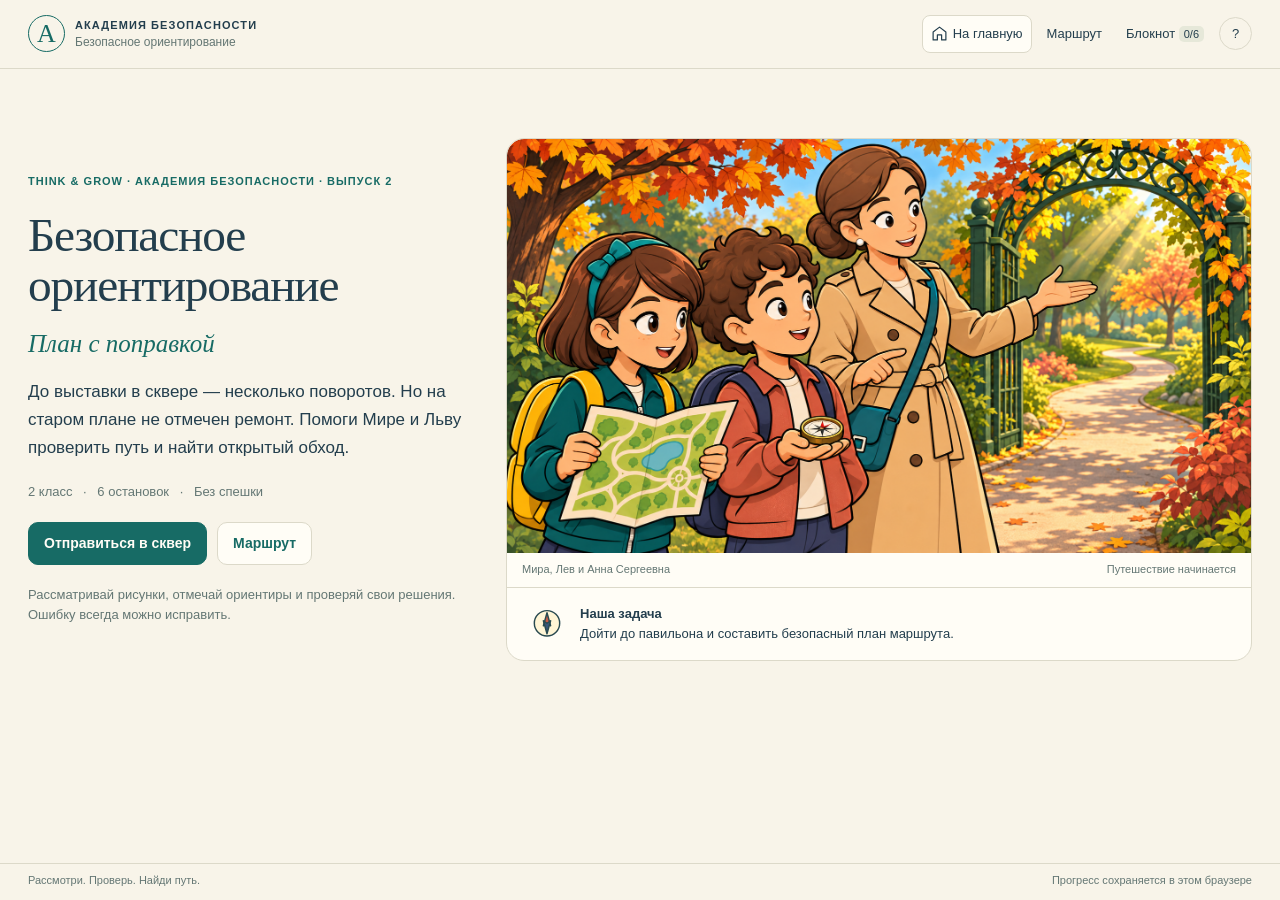
<file: index.html>
﻿<!doctype html>
<html lang="ru">
<head>
<meta charset="utf-8"><meta name="viewport" content="width=device-width,initial-scale=1">
<meta name="theme-color" content="#176b65"><meta name="description" content="План с поправкой — иллюстрированная игра Академии безопасности об ориентировании для 2 класса.">
<title>Академия безопасности · Безопасное ориентирование</title>
<link rel="stylesheet" href="files/style.css"><link rel="stylesheet" href="files/positions.css"><link rel="stylesheet" href="files/safety-cards.css">
<script defer src="files/elements.js"></script><script defer src="files/data.js"></script><script defer src="files/engine.js"></script><script defer src="files/safety-cards.js"></script><script defer src="files/app.js"></script>
</head>
<body>
<a class="skip-link" href="#main">К содержимому</a>
<header class="topbar"><button class="brand" data-action="home" aria-label="Академия безопасности — на главную"><span class="brand-symbol" aria-hidden="true">А</span><span><strong>АКАДЕМИЯ БЕЗОПАСНОСТИ</strong><small>Безопасное ориентирование</small></span></button><nav aria-label="Основная навигация"><button class="nav-home" data-action="home" aria-label="На главную"><svg viewBox="0 0 24 24" fill="none" stroke="currentColor" stroke-width="1.7" stroke-linecap="round" stroke-linejoin="round" aria-hidden="true"><path d="m3 10 9-7 9 7v11h-6v-7H9v7H3V10"/></svg><span>На главную</span></button><button data-action="map">Маршрут</button><button data-action="notebook">Блокнот <span id="note-count" class="counter">0/6</span></button><button class="icon-button" data-action="about" aria-label="Об игре">?</button></nav></header>
<main id="main" tabindex="-1"></main>
<footer class="footer"><span>Рассмотри. Проверь. Найди путь.</span><span id="save-status" role="status"></span></footer>
<dialog id="dialog" aria-labelledby="dialog-title"><div id="dialog-content"></div><button class="dialog-close" data-action="close-dialog" aria-label="Закрыть окно">×</button></dialog>
<noscript>Для работы игры включите JavaScript в браузере.</noscript>
</body></html>
</file>
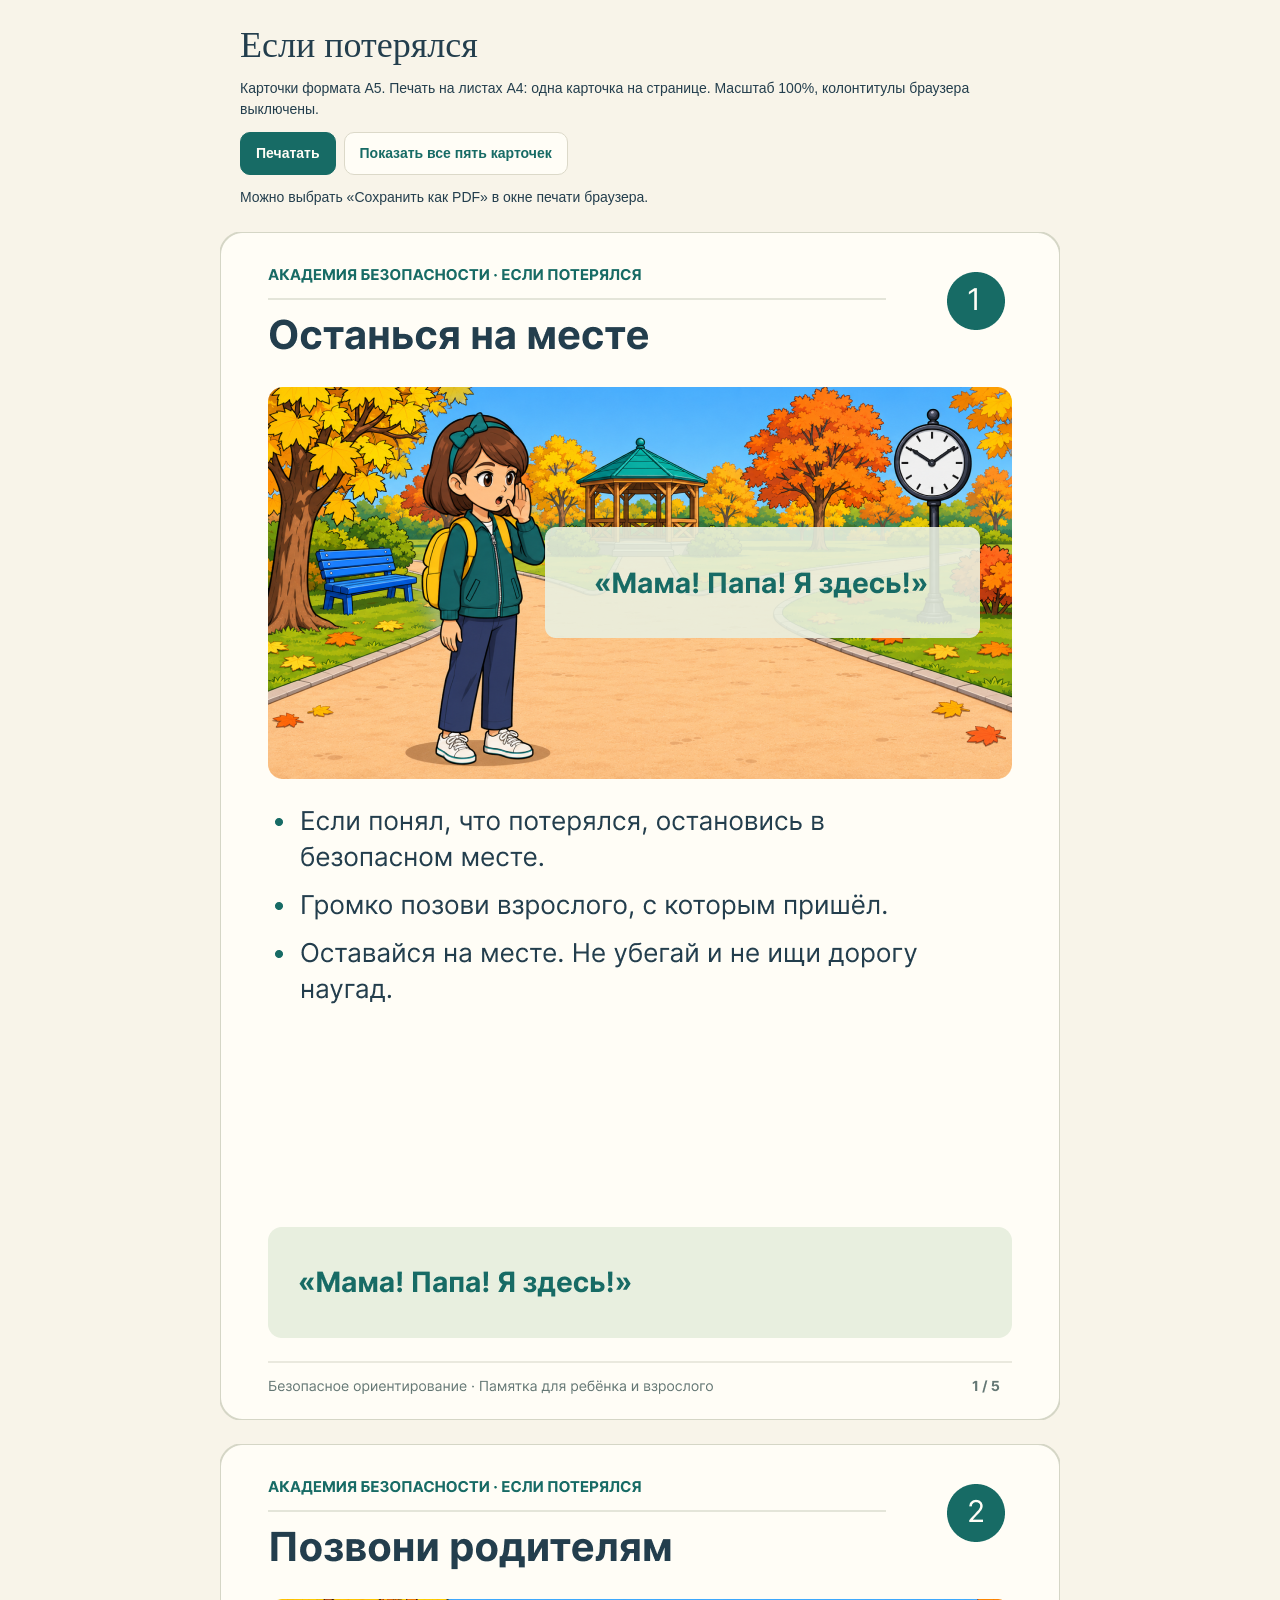
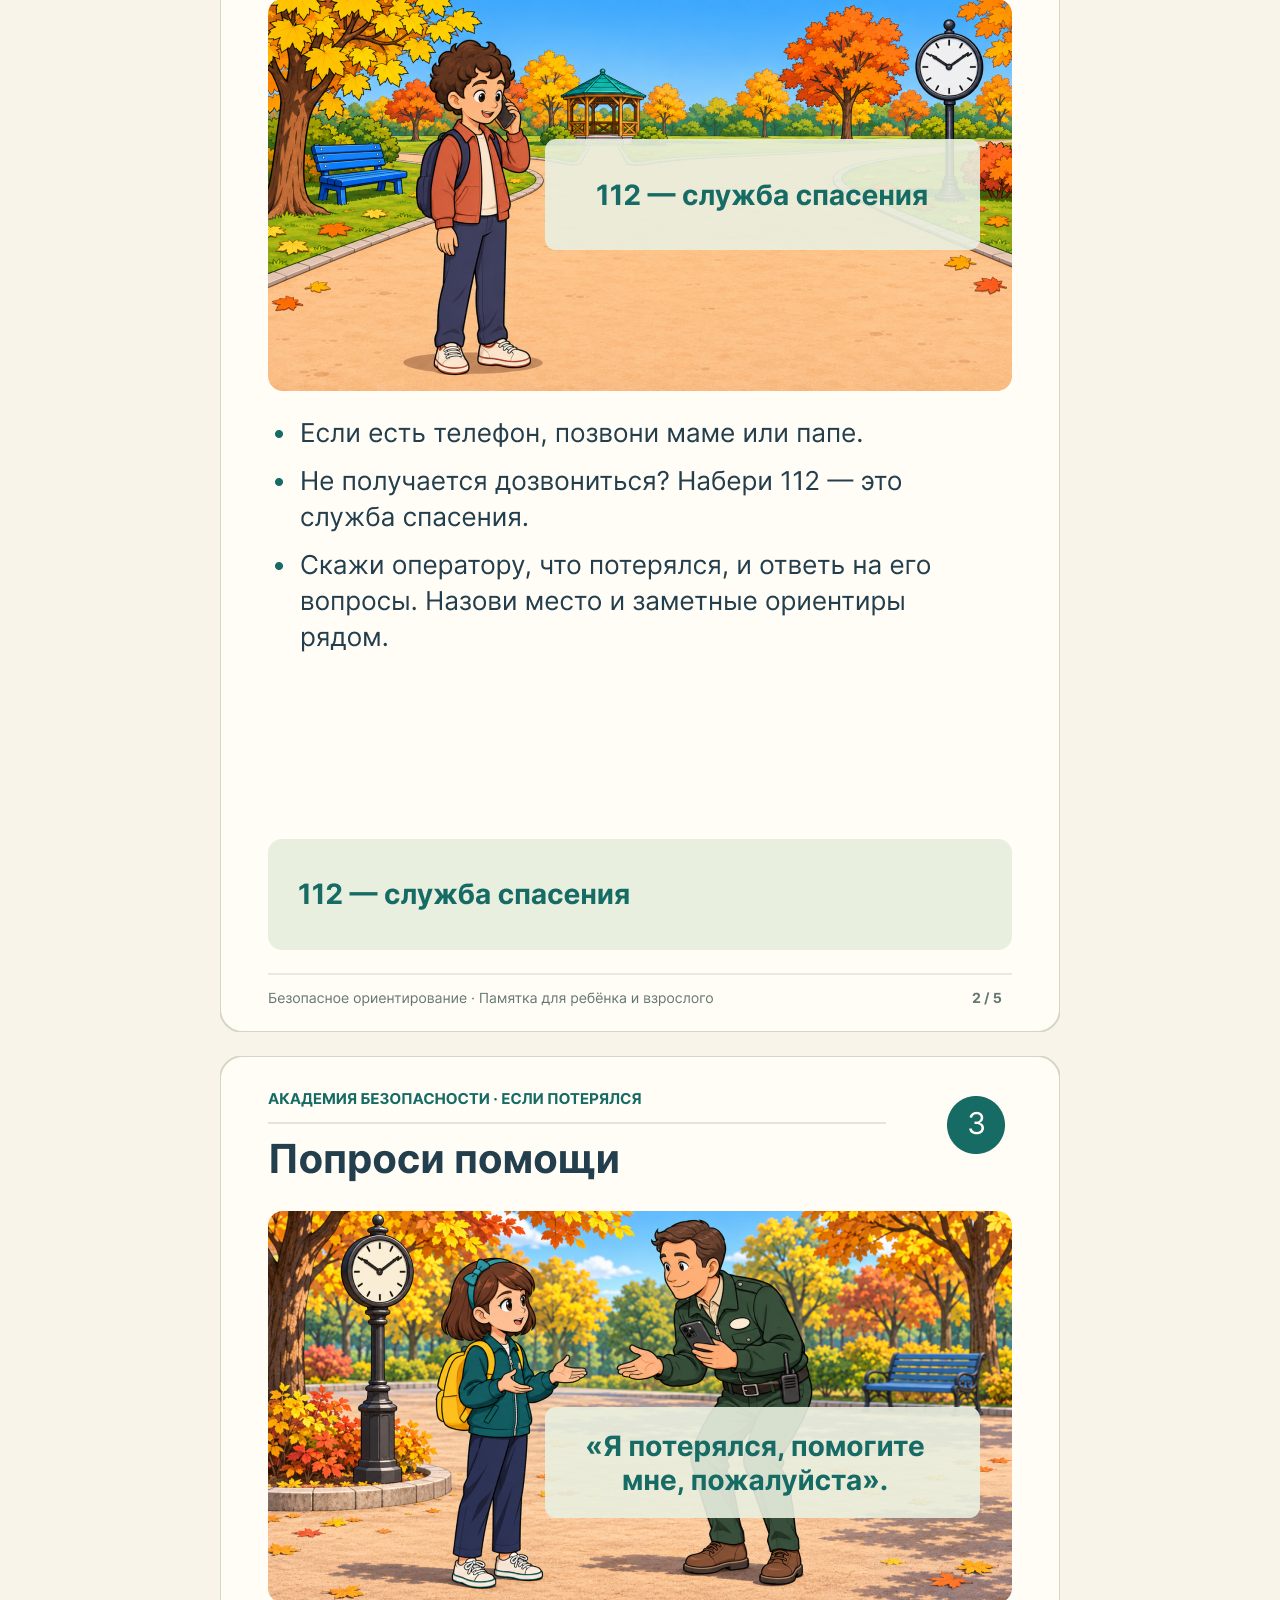
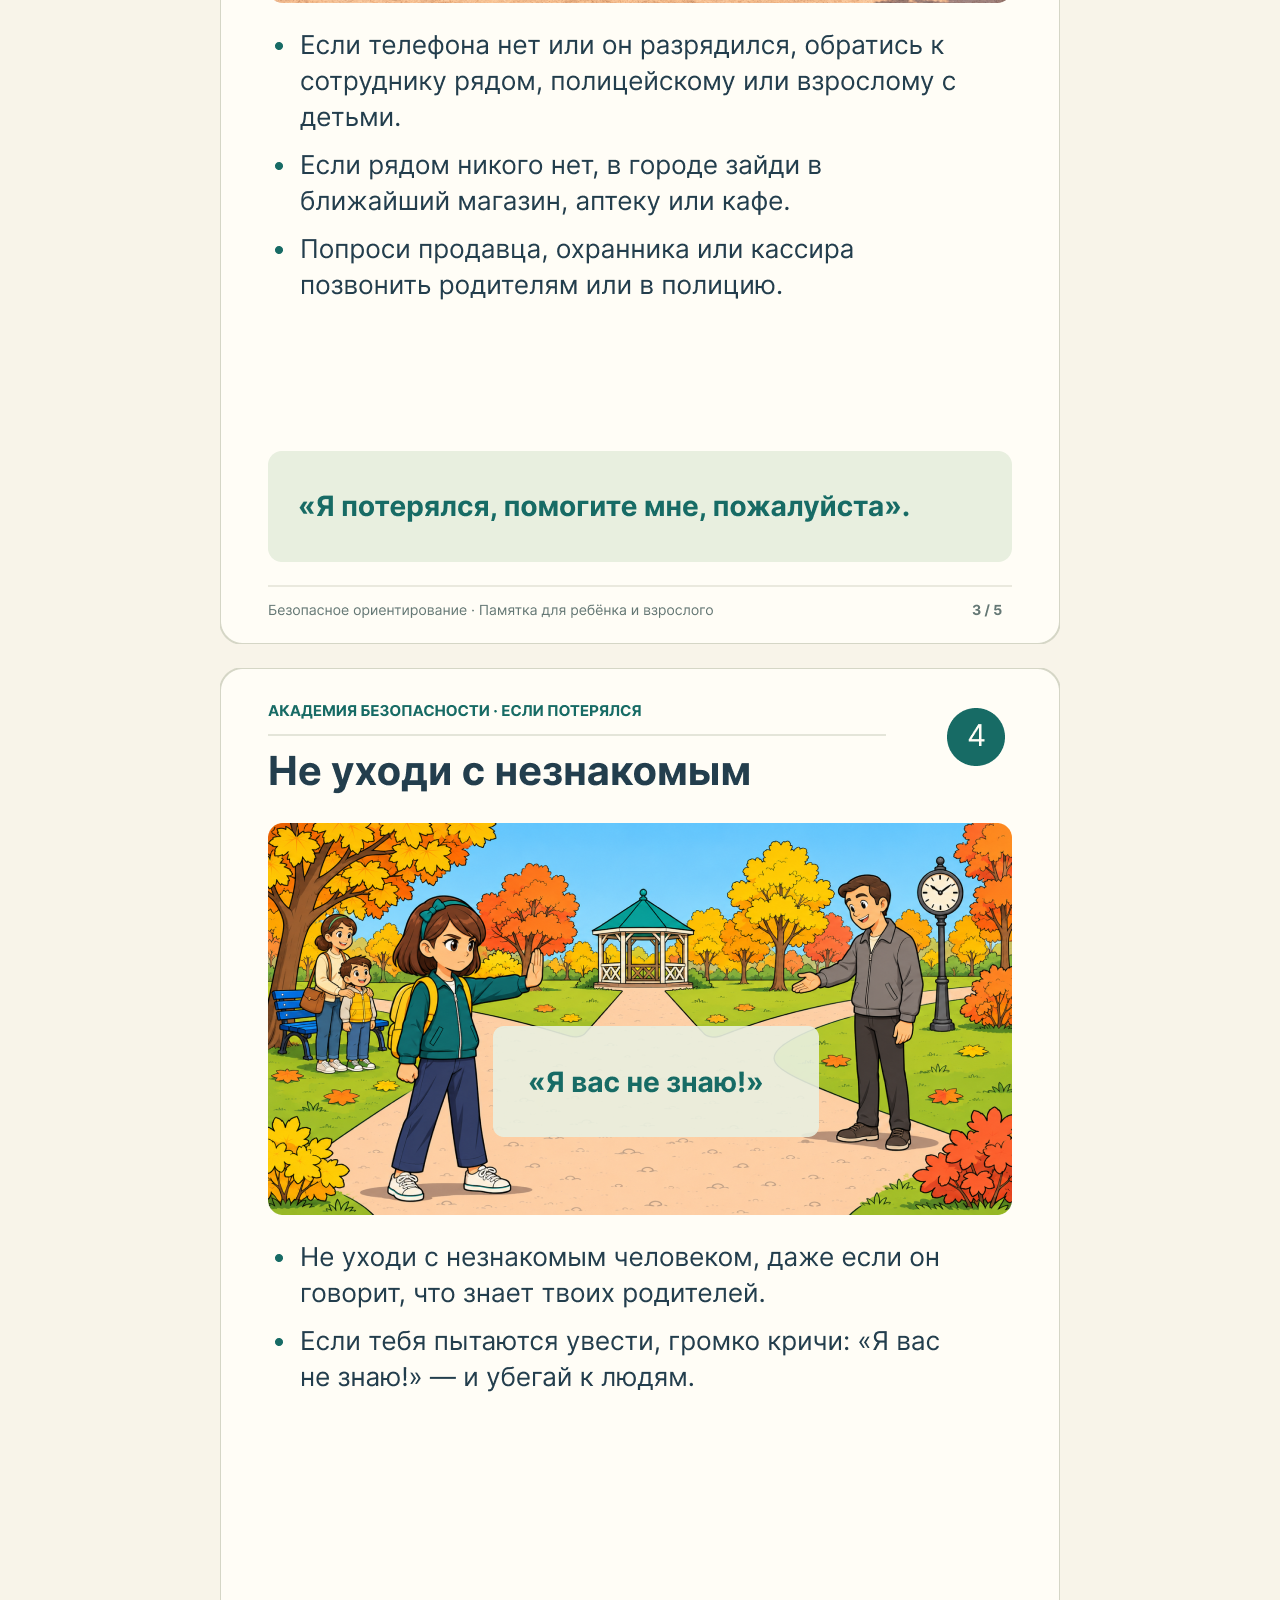
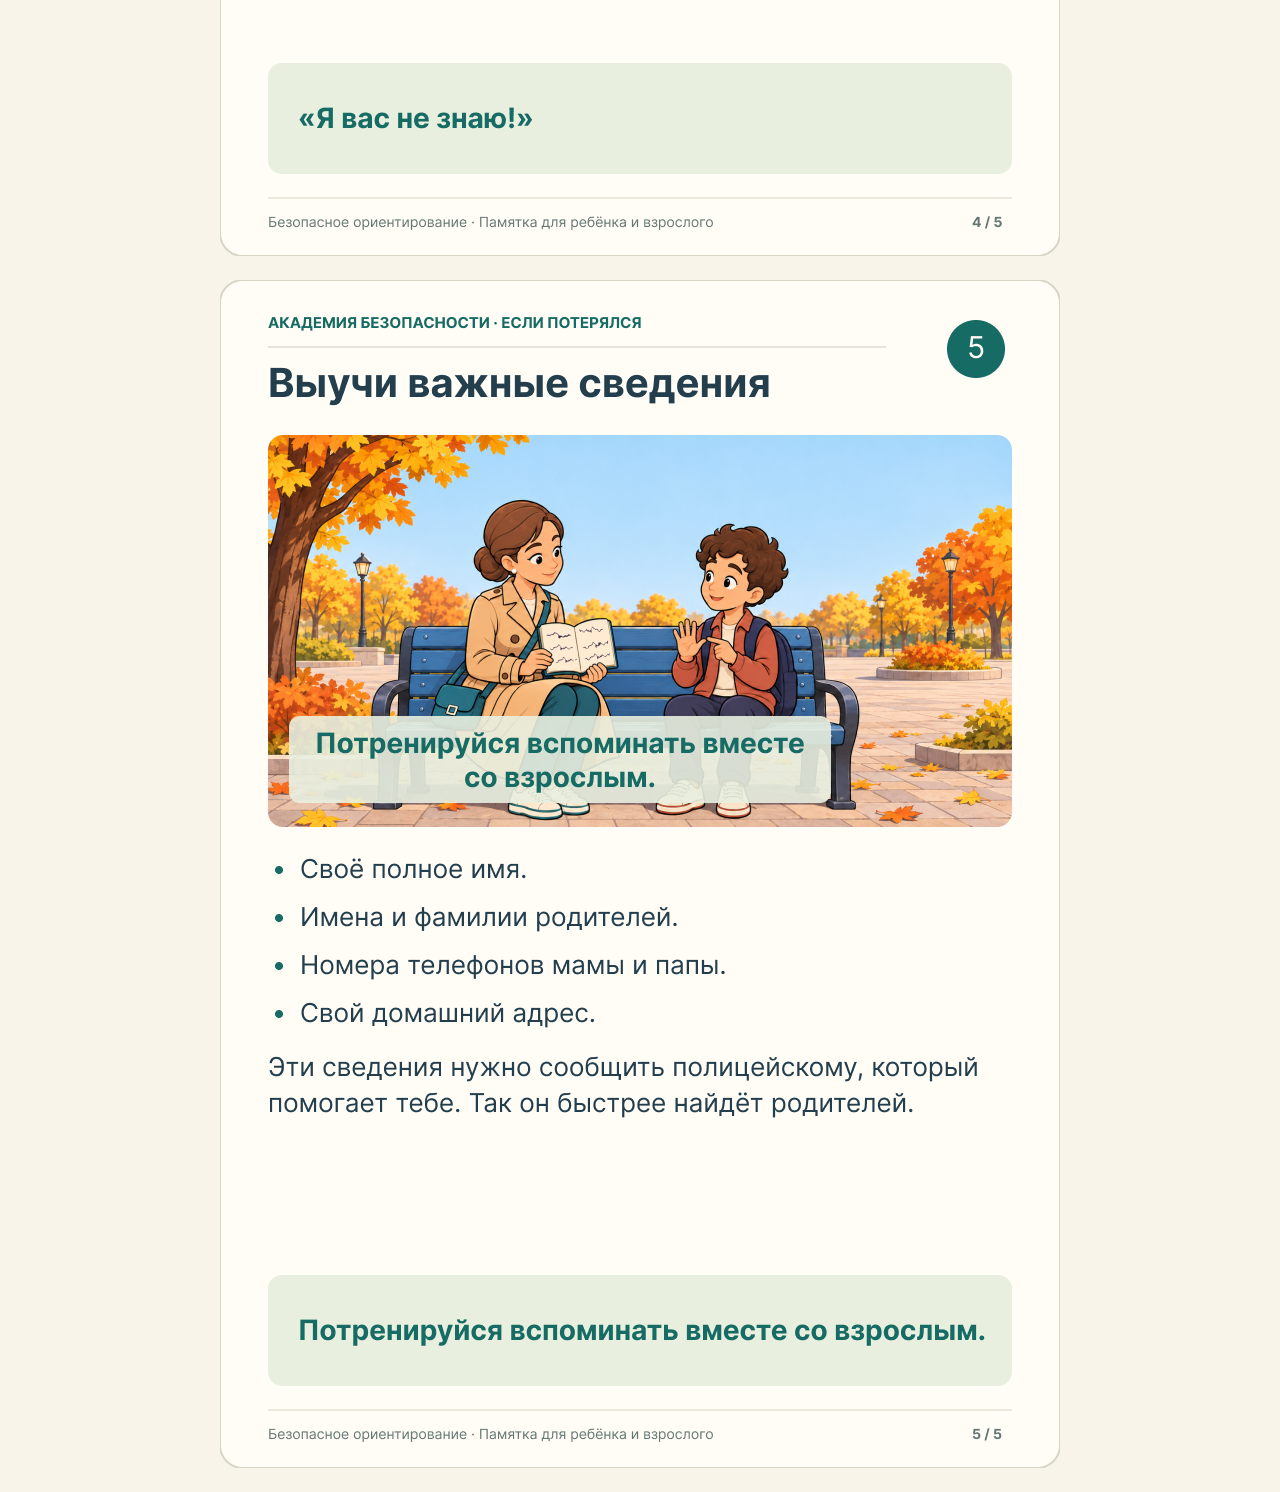
<file: files/safety-cards/print.html>
﻿<!doctype html><html lang="ru"><head><meta charset="utf-8"><meta name="viewport" content="width=device-width,initial-scale=1"><title>Если потерялся — карточки для печати</title><link rel="stylesheet" href="../style.css"><link rel="stylesheet" href="../safety-cards.css"><link rel="stylesheet" href="print.css"><script defer src="../safety-cards.js"></script><script defer src="print.js"></script></head><body class="memory-print-page"><header class="print-toolbar"><h1>Если потерялся</h1><p>Карточки формата А5. Печать на листах А4: одна карточка на странице. Масштаб 100%, колонтитулы браузера выключены.</p><button class="button primary" id="print-button">Печатать</button><a class="button" href="print.html">Показать все пять карточек</a><p>Можно выбрать «Сохранить как PDF» в окне печати браузера.</p></header><main class="print-sheet" id="print-cards"></main></body></html>
</file>
<file: files/style.css>
:root{--paper:#f8f4e9;--panel:#fffdf6;--ink:#233e4d;--muted:#647774;--teal:#176b65;--teal-soft:#e2ede4;--line:#dcd9c9;--serif:Georgia,'Times New Roman',serif}
*{box-sizing:border-box}body{margin:0;background:var(--paper);color:var(--ink);font:15px/1.5 'Segoe UI',Arial,sans-serif;min-height:100dvh;display:flex;flex-direction:column}button{font:inherit;color:inherit;cursor:pointer}button:disabled{cursor:default}button,a,[role=button]{-webkit-tap-highlight-color:transparent}button:focus-visible,a:focus-visible,[role=button]:focus-visible{outline:3px solid #d18b3e;outline-offset:3px}a{color:var(--teal)}h1,h2,h3,p{margin:0}button svg{vertical-align:middle}.skip-link{position:absolute;top:-100px;left:12px;z-index:20;background:var(--panel);padding:10px}.skip-link:focus{top:8px}.topbar{width:min(100%,1540px);margin:auto;padding:15px 28px;display:flex;align-items:center;justify-content:space-between;gap:16px;border-bottom:1px solid var(--line)}.brand{display:flex;align-items:center;gap:10px;text-align:left;background:none;border:0;padding:0}.brand-symbol{display:grid;place-items:center;width:37px;height:37px;border:1px solid var(--teal);border-radius:50%;font:26px var(--serif);color:var(--teal);flex-shrink:0}.brand strong{display:block;font-size:11px;letter-spacing:.1em}.brand small{display:block;color:var(--muted);font-size:12px}.topbar nav{display:flex;align-items:center;gap:6px}.topbar nav button{border:1px solid transparent;background:none;padding:8px;border-radius:8px;font-size:13px;white-space:nowrap}.topbar nav button:hover,.topbar nav [aria-current=page]{background:var(--teal-soft)}.topbar nav .nav-home{display:flex;align-items:center;gap:5px;border-color:var(--line);background:var(--panel)}.nav-home svg{width:17px;height:17px}.counter{background:#e6e8d9;border-radius:5px;padding:2px 5px;font-size:11px}.topbar nav .icon-button{border-color:var(--line);width:33px;height:33px;padding:0;border-radius:50%}main{width:min(100%,1540px);margin:0 auto;padding:24px 28px 18px;flex:1;outline:none;min-width:0}.footer{width:min(100%,1540px);margin:0 auto;padding:8px 28px 12px;display:flex;justify-content:space-between;gap:10px;border-top:1px solid var(--line);font-size:11px;color:var(--muted)}.eyebrow{font-size:11px;letter-spacing:.09em;text-transform:uppercase;font-weight:750;color:var(--teal)}.muted{color:var(--muted)}.small{font-size:13px;line-height:1.55}.button{border:1px solid var(--line);border-radius:10px;padding:10px 15px;background:var(--panel);color:var(--teal);display:inline-flex;align-items:center;justify-content:center;gap:7px;text-decoration:none;font-size:14px;font-weight:650;min-height:43px}.button:hover{border-color:var(--teal);background:#eef2e7}.button.primary{background:var(--teal);color:var(--panel);border-color:var(--teal)}.button.primary:hover{background:#11574f}.button:disabled{opacity:.4}.text-button{border:0;background:none;padding:8px 0;color:var(--teal);font-size:12px;text-decoration:underline;text-underline-offset:3px}.hero-actions,.panel-actions{display:flex;gap:10px;flex-wrap:wrap}.lead{font-size:17px;line-height:1.65}.home-layout{display:grid;grid-template-columns:minmax(300px,.76fr) minmax(0,1.3fr);gap:42px;align-items:center;margin:clamp(10px,5vh,50px) auto;max-width:1400px}.home-copy{display:flex;flex-direction:column;align-items:flex-start;gap:20px}.home-copy h1{font:clamp(37px,3.7vw,58px)/1.06 var(--serif);letter-spacing:-.025em}.episode{font:italic 25px var(--serif);color:var(--teal)}.home-meta{font-size:13px;color:var(--muted)}.home-meta span{padding:0 7px}.home-picture{min-width:0;border:1px solid var(--line);border-radius:18px;overflow:hidden;background:var(--panel)}.home-picture .scene{border-radius:17px 17px 0 0}.picture-foot{display:flex;justify-content:space-between;gap:12px;padding:9px 15px;font-size:11px;color:var(--muted)}.mission-strip{border-top:1px solid var(--line);display:flex;align-items:center;gap:12px;padding:15px 19px;font-size:13px}.mission-strip svg{flex-shrink:0}.scene{position:relative;width:100%;aspect-ratio:1681/936;isolation:isolate;overflow:hidden;background:#e7e8d8;container-type:inline-size}.backdrop{display:block;width:100%;height:100%;object-fit:contain}.scene.schematic{aspect-ratio:1.8;background:#fff9e9}.plan-svg{display:block;width:100%;height:100%}.scene-tag{position:absolute;top:10px;left:10px;max-width:85%;padding:5px 8px;border-radius:7px;background:#fff8e8ed;font-size:clamp(8px,1.4cqw,12px);color:#34564d;z-index:6}.cast{position:absolute;left:26%;bottom:2%;height:36%;display:flex;align-items:flex-end;z-index:3;pointer-events:none}.character{position:relative;height:100%;display:block;flex:none;aspect-ratio:2/3}.character img{width:100%;height:100%;object-fit:contain;display:block}.character.lev{aspect-ratio:1086/1448}.character.anna{height:125%;aspect-ratio:2/3}.talk-bubble{position:absolute;left:65%;top:0;width:clamp(23px,4cqw,44px);height:clamp(16px,2.7cqw,29px);display:flex;align-items:center;justify-content:center;gap:3px;border:1px solid #b6aa86;border-radius:50%;background:#fff9e8;z-index:5}.talk-bubble:after{content:'';position:absolute;bottom:-4px;left:21%;width:7px;height:7px;background:#fff9e8;transform:rotate(45deg);border-right:1px solid #b6aa86;border-bottom:1px solid #b6aa86}.talk-bubble i{width:4px;height:4px;border-radius:50%;background:#52756d;animation:speech 1.2s infinite}.talk-bubble i:nth-child(2){animation-delay:.2s}.talk-bubble i:nth-child(3){animation-delay:.4s}@keyframes speech{0%,60%,100%{opacity:.3}30%{opacity:1}}.object-hit{position:absolute;z-index:5;border:2px solid transparent;border-radius:14px;background:transparent;padding:0}.object-hit:hover,.object-hit:focus-visible,.object-hit.hinted{border-color:#fff5d0;background:#fff6cf24;box-shadow:0 0 0 3px #176b6570}.object-hit span{position:absolute;left:50%;bottom:0;transform:translate(-50%,50%);font-size:clamp(8px,1.6cqw,13px);padding:3px 7px;background:#fff9e9f5;border:1px solid #c4ba9a;border-radius:6px;white-space:nowrap}.help-desk{position:absolute;left:68%;bottom:18%;width:13%;height:49%;z-index:4;border:0;padding:0;background:transparent;color:var(--ink);text-align:center;overflow:visible}.staff-figure{position:relative;display:block;width:100%;height:100%;border-radius:12px}.staff-figure>img{display:block;width:100%;height:100%;object-fit:contain}.staff-figure .talk-bubble{left:58%;top:14%}.staff-sign{position:absolute;top:var(--staff-sign-top,20%);left:var(--staff-sign-left,85%);width:135%;height:auto;display:block;background:#fff8e7;border:1px solid #9b855b;border-radius:6px;padding:5px 3px;line-height:1.25;font-size:clamp(7px,1.35cqw,12px)}.staff-sign b,.staff-sign small{display:block}.staff-sign small{font-size:.8em;margin-top:2px}.help-desk:hover .staff-sign,.help-desk:focus-visible .staff-sign,.help-desk.inviting .staff-sign{border-color:var(--teal);box-shadow:0 0 0 3px #fff8}.help-desk.inviting .staff-figure{outline:2px dashed #176b6580;outline-offset:2px}.staff-reply{margin-top:10px;padding-top:9px;border-top:1px solid #afc9a4}.staff-reply>b{color:var(--teal)}.notice-plan{position:absolute;left:79%;top:41%;width:12.5%;height:13%;transform:rotate(-1deg);background:#fff9e9}.notice-plan svg{width:100%;height:100%}.map-point{cursor:pointer}.map-point:hover>circle:first-child,.map-point:focus>circle:first-child{fill:#f7dea1;stroke:#197566;stroke-width:5}.map-path{cursor:pointer}.map-path:hover path:last-child,.map-path:focus path:last-child{stroke-width:14}.sequence-count{position:absolute;top:12px;left:15px;padding:5px 9px;background:#fffdf4;border:1px solid var(--line);border-radius:7px;font-size:12px}.compass-board{position:relative;width:100%;height:100%}.compass-board>svg{width:100%;height:100%;display:block}.compass-point{position:absolute;transform:translate(-50%,-50%);border:2px solid #d1bc8b;border-radius:50%;background:#fffbef;width:9%;aspect-ratio:1;font-weight:700;font-size:clamp(13px,3.4cqw,29px);color:var(--teal)}.compass-point:hover{background:#e1ecda}.compass-point.correct{background:#c7e4b2}.back-lev{position:absolute;left:44.5%;top:22%;height:52%;aspect-ratio:.5;background-image:url(images/lev.png);background-size:300% 200%;background-position:0 0}.tools-scene,.map-choice{background:#f3edda;display:grid;align-items:center}.tool-cards,.picture-cards{display:flex;gap:14px;padding:28px;align-items:stretch}.tool-card,.picture-card{min-width:0;flex:1;border:1px solid #cdbf9c;border-radius:13px;background:#fffbef;display:flex;flex-direction:column;align-items:center;justify-content:center;gap:14px;padding:18px 10px}.tool-card:hover,.picture-card:hover{background:#e9efd9;border-color:var(--teal)}.tool-card>svg{max-width:70%;height:auto}.tool-card span,.picture-card span{font-size:clamp(10px,1.8cqw,16px);font-weight:650}.picture-cards{gap:10px;padding:20px}.picture-card{padding:8px 5px;gap:10px}.picture-card>svg,.picture-card>img{width:100%;height:auto;aspect-ratio:1.8;object-fit:contain;border-radius:5px}.game-shell{width:100%;max-width:1450px;margin:0 auto;--panel-width:365px;--gap:20px}.game-head{display:flex;justify-content:space-between;align-items:center;gap:12px}.scene-dots{display:flex;gap:6px}.scene-dots button{width:29px;height:29px;background:var(--panel);border:1px solid var(--line);border-radius:50%;font-size:12px}.scene-dots .done{background:var(--teal-soft)}.scene-dots .active{background:var(--teal);color:white;border-color:var(--teal)}.scene-topline{display:flex;align-items:center;justify-content:space-between;gap:12px;margin:10px 0 16px}.scene-topline h1{font:clamp(26px,2.8vw,40px)/1.15 var(--serif)}.scene-topline>span{color:var(--muted);font-size:12px;white-space:nowrap}.game-layout{display:grid;grid-template-columns:minmax(0,1fr) var(--panel-width);gap:var(--gap);align-items:start;container-type:inline-size}.scene-column{min-width:0}.scene-frame{border:1px solid var(--line);border-radius:14px;background:var(--panel);overflow:hidden}.scene-caption{padding:7px 11px;font-size:11px;color:var(--muted);border-top:1px solid var(--line);min-height:31px}.scene-tools{display:flex;gap:7px;flex-wrap:wrap;margin-top:9px}.scene-tools .button{min-height:32px;padding:5px 10px;font-size:12px}.question-panel{border:1px solid var(--line);border-radius:14px;background:var(--panel);padding:19px;display:flex;flex-direction:column;gap:12px;height:calc((100cqw - var(--panel-width) - var(--gap) - 2px)/1.8);overflow:auto;scrollbar-width:thin;scrollbar-color:#b1bb9c transparent}.speaker{font-size:11px;letter-spacing:.06em;text-transform:uppercase;font-weight:750;color:var(--teal)}.speaker:before{content:'●';color:#bd9a4b;margin-right:7px}.question-panel h2{font:24px/1.22 var(--serif)}.intro-copy{font-size:16px;line-height:1.65}.summary-copy{font-size:19px;line-height:1.6}.question-panel>.button{align-self:flex-start;flex:none}.options{display:flex;flex-direction:column;gap:8px}.option{display:flex;align-items:center;gap:10px;border:1px solid var(--line);background:#fffdf6;border-radius:9px;padding:9px 11px;text-align:left;font-size:14px;line-height:1.4;min-height:44px}.option:hover:not(:disabled){border-color:var(--teal);background:#edf2e6}.option-marker{display:grid;place-items:center;border:1px solid #cad1be;width:24px;height:24px;border-radius:50%;flex-shrink:0;font-size:11px;color:var(--teal)}.option.wrong{border-color:#bb8a5d;background:#fff1db}.option.correct,.option.checked{border-color:#559a74;background:#e6f0df}.option.correct .option-marker,.option.checked .option-marker{background:var(--teal);color:white}.option:disabled{color:var(--ink)}.feedback{padding:11px 12px;border-radius:9px;font-size:13px;line-height:1.55}.feedback b{font-size:12px}.feedback p{margin-top:5px}.feedback.good{background:#e9f1e2;border:1px solid #b5d1ac}.feedback.retry{background:#fff1d9;border:1px solid #dbbd87}.hint-copy{font-size:13px;color:var(--teal);border-left:3px solid #bfa45c;padding-left:10px}.legend-chip{display:flex;align-items:center;gap:8px;background:#f2eddd;border-radius:8px;padding:3px 8px;font-size:12px}.legend-chip svg{flex-shrink:0}.sequence-progress{font-size:12px;color:var(--teal)}.view-tabs,.scene-brief{display:none}.collection{max-width:1330px;margin:0 auto}.collection-head{margin:8px 0 24px}.collection-head h1{font:38px var(--serif);margin:7px 0}.collection-head>p:last-child{color:var(--muted);font-size:14px}.cards{display:grid;grid-template-columns:repeat(3,minmax(0,1fr));gap:18px}.route-card{border:1px solid var(--line);border-radius:13px;overflow:hidden;background:var(--panel);display:flex;flex-direction:column;min-width:0}.route-card>img{display:block;width:100%;aspect-ratio:1.8;object-fit:contain}.card-body{padding:15px;display:flex;flex-direction:column;gap:10px;align-items:flex-start;flex:1}.card-body h2{font:24px var(--serif)}.card-body p{font-size:14px;flex:1}.card-body .button{font-size:12px;min-height:35px;padding:7px 11px}.notes .route-card{display:grid;grid-template-columns:110px 1fr}.notes .route-card>img{height:100%;object-fit:cover;aspect-ratio:auto}.notes{grid-template-columns:repeat(2,minmax(0,1fr))}.notes .card-body h2{font-size:21px}.notes .card-body p{font-size:14px}.pager{display:flex;align-items:center;gap:14px;margin-top:15px;padding-top:14px;border-top:1px solid var(--line);font-size:13px}.pager .button{min-height:35px;padding:6px 11px}.notebook-extra{margin-top:20px;padding:15px;display:flex;align-items:center;gap:13px;border:1px solid var(--line);border-radius:12px;font-size:13px}.notebook-extra svg{flex-shrink:0}.notebook-extra .button{margin-left:auto}.ending{display:grid;grid-template-columns:.8fr 1.2fr;gap:35px;align-items:center;margin:40px auto}.ending h1{font:45px/1.1 var(--serif);margin:15px 0 24px}.ending .hero-actions{margin-top:24px}dialog{border:1px solid var(--line);border-radius:17px;background:var(--panel);color:var(--ink);padding:26px;max-width:760px;width:calc(100% - 32px);max-height:88dvh;overflow:auto;box-shadow:0 15px 60px #1b353738}dialog::backdrop{background:#243e4d88;backdrop-filter:blur(3px)}dialog h2{font:30px var(--serif);margin:0 30px 20px 0}dialog p{margin:12px 0;font-size:15px;line-height:1.65}.dialog-close{position:absolute;top:8px;right:12px;width:34px;height:34px;border:0;border-radius:50%;background:#eee9da;font-size:24px}.dialog-image{width:100%;height:auto;border-radius:10px}.note-text{font-size:19px!important}.solar-pair{display:grid;grid-template-columns:1fr 1fr;gap:14px}.solar-pair figure{margin:0}.solar-pair img{width:100%;height:auto;border-radius:8px}.solar-pair figcaption{font-size:13px;margin-top:5px}
@media(min-width:1100px) and (min-height:740px){.game-shell{max-width:min(1450px,calc((100dvh - 255px)*1.8 + 385px))}.question-panel h2{font-size:clamp(20px,1.8vw,26px)}}
@media(max-width:1099px),(max-height:739px){.game-shell{max-width:min(100%,calc((100dvh - 235px)*1.8));min-width:min(100%,290px);margin-left:0}.game-layout{display:block}.game-shell .view-tabs{display:grid;grid-template-columns:1fr 1fr;gap:7px;margin-bottom:10px;width:100%}.view-tabs button{border:1px solid var(--line);border-radius:9px;background:var(--panel);padding:9px 5px;font-size:13px}.view-tabs [aria-pressed=true]{background:var(--teal);color:white;border-color:var(--teal)}.game-shell[data-panel=scene] .question-panel{display:none}.game-shell[data-panel=question] .scene-column{display:none}.game-shell[data-panel=scene] .scene-brief{display:block;font-size:14px;line-height:1.45;margin:0 0 10px}.question-panel{height:auto;min-height:250px;overflow:visible;padding:19px}.question-panel h2{font-size:25px}.game-shell[data-panel=question] .question-panel:after{content:'Переключись на «Рассмотреть», чтобы вернуться к рисунку.';font-size:11px;color:var(--muted)}.home-layout{gap:25px}.home-copy{gap:15px}.home-copy h1{font-size:40px}.home-copy .lead{font-size:15px}.cards{grid-template-columns:repeat(2,minmax(0,1fr))}.notes{grid-template-columns:repeat(2,minmax(0,1fr))}.scene-topline h1{font-size:30px}.scene-topline{margin-bottom:12px}.game-head .eyebrow{font-size:10px}}
@media(max-width:800px){.topbar{padding:12px 18px;gap:10px}.topbar nav{gap:2px}.topbar nav button{padding:7px;font-size:12px}.home-layout,.ending{grid-template-columns:1fr;max-width:650px;margin:10px auto;gap:25px}.home-copy h1{font-size:44px}.home-copy h1 br{display:none}.home-copy .lead{font-size:16px}.home-copy{gap:16px}.home-picture{width:100%}.home-meta{font-size:12px}.home-copy .small{font-size:12px}.game-shell{max-width:100%}main{padding:20px 18px 16px}.notes{grid-template-columns:1fr}.ending h1{font-size:39px}.footer{padding:8px 18px 12px;font-size:10px}}
@media(max-width:599px){.topbar{padding:9px 12px;gap:6px;align-items:center}.brand-symbol{display:none}.brand strong{font-size:8px;max-width:125px;letter-spacing:.06em}.brand small{font-size:9px;max-width:126px}.topbar nav button{font-size:11px;padding:6px 5px}.topbar nav .nav-home{padding:6px;min-width:29px}.nav-home span{display:none}.topbar nav .icon-button{width:27px;height:27px}.counter{font-size:9px;padding:1px 3px}main{padding:17px 12px 15px}.home-copy h1{font-size:39px}.home-copy .eyebrow{font-size:9px}.home-layout{gap:22px}.episode{font-size:24px}.lead{font-size:16px}.button{font-size:13px;padding:9px 12px}.home-copy .small{font-size:12px}.picture-foot{font-size:9px;padding:7px 10px}.mission-strip{padding:11px;font-size:12px}.game-head{gap:6px}.scene-dots{gap:4px}.scene-dots button{width:25px;height:25px;font-size:10px}.game-head .eyebrow{font-size:9px;letter-spacing:.02em}.scene-topline{margin:11px 0;align-items:flex-start}.scene-topline h1{font-size:27px}.scene-topline>span{font-size:10px;max-width:90px;white-space:normal;text-align:right;padding-top:5px}.question-panel{padding:16px;gap:12px}.question-panel h2{font-size:25px}.option{padding:10px 9px;font-size:14px}.scene-caption{font-size:10px;padding:6px 8px;min-height:28px}.scene-tools{gap:6px}.scene-tools .button{font-size:10px;min-height:31px;padding:5px 8px}.game-shell .scene-brief{font-size:13px}.tool-cards,.picture-cards{gap:6px;padding:12px}.tool-card{padding:7px;gap:4px}.tool-card>svg{width:70px;height:70px}.picture-card{gap:4px;padding:4px}.picture-card span{font-size:10px}.collection-head{margin-bottom:18px}.collection-head h1{font-size:31px}.cards{grid-template-columns:1fr;gap:13px}.route-card{display:grid;grid-template-columns:105px 1fr}.route-card>img{height:100%;object-fit:cover;aspect-ratio:auto}.card-body{padding:12px;gap:7px}.card-body h2{font-size:23px}.card-body p{font-size:13px}.notes .route-card{grid-template-columns:85px 1fr}.notes .card-body p{font-size:13px}.notebook-extra{align-items:flex-start;flex-wrap:wrap;padding:12px;gap:9px}.notebook-extra>p{flex:1}.notebook-extra>.button{margin-left:50px}.footer{flex-direction:column;gap:3px;padding:8px 12px}.solar-pair{grid-template-columns:1fr}dialog{padding:20px;width:calc(100% - 22px)}dialog h2{font-size:27px}.summary-copy{font-size:18px}.intro-copy{font-size:15px}.ending h1{font-size:35px}}
@media(max-width:359px){.brand strong{font-size:7px;max-width:94px}.brand small{font-size:8px;max-width:94px}.topbar nav{gap:0}.topbar nav button{font-size:10px;padding:6px 4px}.topbar{padding:8px}.counter{font-size:8px}.home-copy h1{font-size:34px}.scene-topline h1{font-size:24px}.scene-dots{gap:3px}.scene-dots button{width:23px;height:23px}.game-head .eyebrow{font-size:8px}.question-panel h2{font-size:23px}.route-card{grid-template-columns:80px 1fr}}
@media(max-height:500px) and (min-width:600px){.topbar{padding-top:8px;padding-bottom:8px}.home-layout{grid-template-columns:.9fr 1.1fr;margin:0;gap:22px}.home-copy h1{font-size:30px}.home-copy{gap:9px}.home-copy .lead{font-size:13px}.home-meta{font-size:11px}.home-copy .small{font-size:11px}.home-picture .mission-strip{display:none}.episode{font-size:21px}main{padding-top:12px}.game-shell{max-width:min(100%,580px)}.scene-topline{margin:7px 0}.scene-topline h1{font-size:26px}.question-panel{min-height:200px}.collection-head h1{font-size:28px}.collection-head{margin-bottom:12px}.cards{grid-template-columns:repeat(3,minmax(0,1fr));gap:10px}.card-body{padding:9px;gap:6px}.card-body h2{font-size:19px}.card-body p{font-size:12px}.card-body .eyebrow{font-size:9px}.notes{grid-template-columns:repeat(2,minmax(0,1fr))}}
@media(prefers-reduced-motion:reduce){*,*:before,*:after{animation:none!important;scroll-behavior:auto!important}}
/* Портрет говорящего у заданий со схемой: индикатор привязан к голове героя. */
.speaker{display:flex;align-items:center;gap:8px;min-height:17px}.speaker-portrait{position:relative;display:inline-block;width:33px;height:39px;flex:none}.speaker-portrait>img{position:absolute;top:0;left:0;width:33px;height:auto;clip-path:inset(0 0 60% 0)}.speaker-portrait .talk-bubble{left:23px;top:-7px;width:23px;height:16px;gap:2px}.speaker-portrait .talk-bubble i{width:3px;height:3px}

/* Будущие события скрыты до открытия остановки. */
.locked-preview{width:100%;aspect-ratio:1.8;display:flex;flex-direction:column;align-items:center;justify-content:center;gap:12px;background:#eeedde;color:#8b967b;font-size:13px}.locked-preview svg{width:52px;height:52px}.route-card.locked .card-body{color:var(--muted)}.scene-dots button:disabled{background:#eeedde;color:#9a9e8b;cursor:default}.notes .locked-preview{height:100%;aspect-ratio:auto;font-size:10px}.notes .locked-preview svg{width:34px;height:34px}
@media(max-width:599px){.locked-preview{height:100%;aspect-ratio:auto;font-size:10px;gap:8px}.locked-preview svg{width:34px;height:34px}}
</file>
<file: files/positions.css>
﻿/* Настройки расстановки. left — вправо, bottom — вверх; height — рост относительно сцены.
   Меняйте правило конкретной сцены, чтобы не сдвигать героев в остальных местах. */
.cast-school{left:29%;bottom:1%;height:38%}
/* До перехода команда стоит на ближнем тротуаре, после него — внутри сквера. */
.cast-entrance{left:13%;bottom:0%;height:34%}
.cast-fork{left:28%;bottom:1%;height:35%}
.cast-detour{left:29%;bottom:0%;height:34%}
.cast-where{left:29%;bottom:0%;height:35%}
.cast-pavilion{left:32%;bottom:0%;height:34%}
.home-cast{left:30%;bottom:0%;height:40%}
.character.mira .talk-bubble{left:65%;top:0%}
.character.lev .talk-bubble{left:66%;top:0%}
.character.anna .talk-bubble{left:69%;top:1%}

/* Табличка пункта помощи справа от сотрудника, возле плеча.
   top — вниз, left — вправо относительно рамки сотрудника. */
.scene-where .help-desk{--staff-sign-top:20%;--staff-sign-left:85%}
</file>
<file: files/safety-cards.css>
﻿/* Памятка перестраивается обычным текстом; печатный макет задан отдельно. */
.memory-section{max-width:1180px;margin:0 auto}.memory-layout{display:grid;grid-template-columns:260px minmax(0,1fr);gap:28px;align-items:start}.memory-list{display:flex;flex-direction:column;gap:8px}.memory-list>button:not(.text-button){border:1px solid var(--line);border-radius:10px;display:flex;align-items:center;gap:10px;padding:12px;text-align:left;background:var(--panel);font-size:14px;line-height:1.4}.memory-list>button>span{width:28px;height:28px;border-radius:50%;background:var(--teal-soft);display:grid;place-items:center;flex:none;color:var(--teal)}.memory-list>button[aria-current=true]{border-color:var(--teal);background:var(--teal-soft)}.memory-list>a{margin-top:12px}.memory-content{max-width:760px;min-width:0}.memory-card{border:1px solid var(--line);border-radius:15px;background:var(--panel);overflow:hidden}.memory-card-head{position:relative;padding:24px 28px 19px}.memory-card-head>p{font-size:10px;letter-spacing:.07em;color:var(--teal);font-weight:700;padding-right:38px}.memory-card h2{font:32px/1.15 Georgia,serif;margin:13px 35px 0 0}.memory-number{position:absolute;right:25px;top:23px;border-radius:50%;width:37px;height:37px;display:grid;place-items:center;background:var(--teal);color:white;font:24px Georgia,serif}.memory-art{display:block;width:100%;height:auto;aspect-ratio:1.9;object-fit:contain;background:#ede9d8}.memory-body{padding:23px 28px 18px;font-size:18px;line-height:1.6}.memory-body ul{margin:0;padding-left:22px}.memory-body li{padding-left:5px;margin-bottom:12px}.memory-body li::marker{color:var(--teal)}.memory-after{margin-top:16px}.memory-callout{margin-top:22px;padding:16px 19px;border-radius:10px;background:#e8efdf;color:var(--teal);font-size:22px;font-weight:650;line-height:1.4}.memory-footer{padding:11px 28px;border-top:1px solid var(--line);display:flex;justify-content:space-between;gap:15px;font-size:11px;color:var(--muted)}.memory-actions{display:flex;justify-content:space-between;align-items:center;gap:8px;margin-top:13px;font-size:12px;color:var(--muted)}.memory-downloads{display:flex;gap:9px;flex-wrap:wrap;margin-top:13px}.memory-downloads a{font-size:12px}.memory-entry{display:flex;align-items:center;gap:13px;margin-top:18px;padding:16px;border:1px solid var(--line);border-radius:12px;background:var(--panel)}.memory-entry>span{display:grid;place-items:center;width:42px;height:42px;flex:none;border-radius:50%;background:var(--teal-soft);color:var(--teal);font:24px Georgia,serif}.memory-entry>p{font-size:13px;flex:1}.memory-entry>.button{flex:none}.memory-print-page{display:block;max-width:none}.print-toolbar{max-width:840px;margin:24px auto;padding:0 20px}.print-toolbar h1{font:36px Georgia,serif;margin-bottom:12px}.print-toolbar p{font-size:14px;margin:12px 0}.print-toolbar .button{margin-right:8px}.print-sheet{max-width:840px;margin:22px auto}.print-sheet .memory-card{margin-bottom:24px}.print-sheet .memory-body{font-size:20px}
@media(max-width:800px){.memory-layout{grid-template-columns:1fr;gap:18px}.memory-list{display:grid;grid-template-columns:repeat(2,minmax(0,1fr))}.memory-list>button:not(.text-button){font-size:12px;padding:9px;gap:7px}.memory-list>a{margin:0}.memory-content{max-width:100%}.memory-section .collection-head{margin-bottom:17px}}
@media(max-width:420px){.memory-list>button:not(.text-button){font-size:11px;gap:6px;padding:8px}.memory-list>button>span{width:23px;height:23px}.memory-list>a{font-size:11px;min-height:35px;padding:7px}.memory-card-head{padding:19px 17px 15px}.memory-card-head>p{font-size:8px;line-height:1.5}.memory-card h2{font-size:27px;margin-top:10px}.memory-number{right:16px;top:17px;width:32px;height:32px;font-size:21px}.memory-body{padding:18px 17px;font-size:17px;line-height:1.6}.memory-body li{margin-bottom:12px}.memory-callout{font-size:20px;padding:13px}.memory-footer{padding:10px 17px;font-size:10px}.memory-actions .button{font-size:11px;padding:8px;min-height:36px}.memory-actions>span{font-size:10px}.memory-downloads{flex-direction:column}.memory-entry{flex-wrap:wrap;padding:12px;gap:10px}.memory-entry>.button{margin-left:52px}}
</file>
<file: files/safety-cards/print.css>
/* Только для отдельной страницы печати карточек. Не подключать к игре. */
.print-sheet{padding:0;display:block;flex:none}.print-svg-card{margin:0 0 24px}.print-svg-card>img{display:block;width:100%;height:auto}
@page{size:A4 portrait;margin:12mm}
@media print{
 html,body.memory-print-page{background:white!important;margin:0;padding:0;display:block;min-height:0}.print-toolbar{display:none!important}.print-sheet{max-width:none;width:148mm;margin:0 auto;padding:0;display:block;flex:none}.print-svg-card{width:148mm;height:210mm;margin:0;break-inside:avoid;break-after:page;page-break-after:always;print-color-adjust:exact;-webkit-print-color-adjust:exact}.print-svg-card:last-child{break-after:auto;page-break-after:auto}.print-svg-card>img{display:block;width:148mm;height:210mm}
}
</file>
